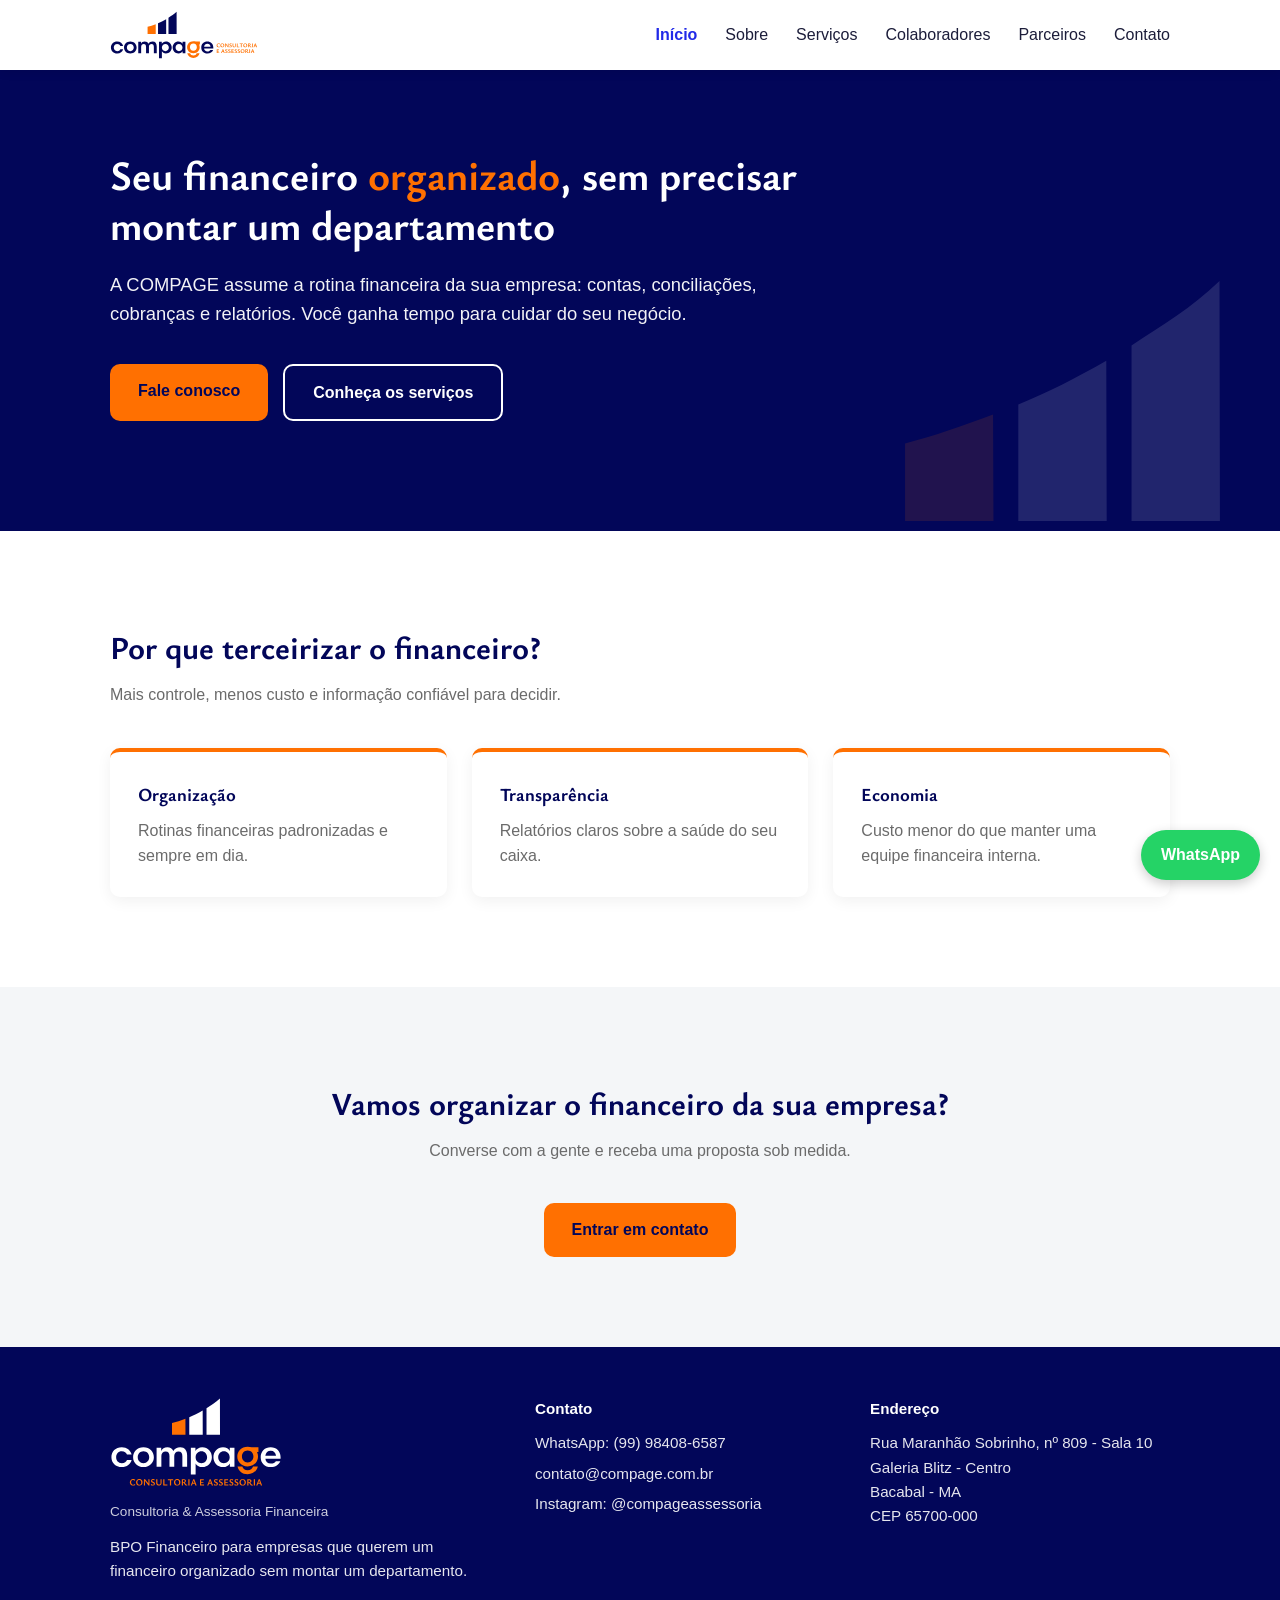
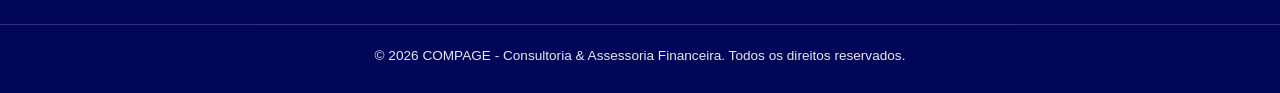
<file: index.html>
<!DOCTYPE html>
<html lang="pt-BR">
<head>
  <meta charset="UTF-8">
  <meta name="viewport" content="width=device-width, initial-scale=1.0">
  <title>COMPAGE - Consultoria &amp; Assessoria Financeira</title>
  <meta name="description" content="COMPAGE - Consultoria &amp; Assessoria Financeira. BPO Financeiro para empresas que não possuem um departamento financeiro estruturado. Bacabal - MA.">
  <link rel="icon" type="image/svg+xml" href="favicon.svg">
  <link rel="preconnect" href="https://fonts.googleapis.com">
  <link rel="preconnect" href="https://fonts.gstatic.com" crossorigin>
  <link rel="stylesheet" href="https://fonts.googleapis.com/css2?family=Ysabeau+Office:wght@400;600;700&display=swap">
  <link rel="stylesheet" href="css/style.css">
</head>
<body>
  <header class="topo" id="topo"></header>

  <main>
    <section class="hero">
      <div class="container">
        <h1>Seu financeiro <span>organizado</span>, sem precisar montar um departamento</h1>
        <p>A COMPAGE assume a rotina financeira da sua empresa: contas, conciliações, cobranças e relatórios. Você ganha tempo para cuidar do seu negócio.</p>
        <div class="hero-botoes">
          <a href="contato.html" class="botao botao-principal">Fale conosco</a>
          <a href="servicos.html" class="botao botao-secundario">Conheça os serviços</a>
        </div>
      </div>
    </section>

    <section class="secao">
      <div class="container">
        <h2>Por que terceirizar o financeiro?</h2>
        <p class="subtitulo">Mais controle, menos custo e informação confiável para decidir.</p>
        <div class="cards">
          <article class="card">
            <h3>Organização</h3>
            <p>Rotinas financeiras padronizadas e sempre em dia.</p>
          </article>
          <article class="card">
            <h3>Transparência</h3>
            <p>Relatórios claros sobre a saúde do seu caixa.</p>
          </article>
          <article class="card">
            <h3>Economia</h3>
            <p>Custo menor do que manter uma equipe financeira interna.</p>
          </article>
        </div>
      </div>
    </section>

    <section class="secao secao-alternada">
      <div class="container chamada">
        <h2>Vamos organizar o financeiro da sua empresa?</h2>
        <p class="subtitulo">Converse com a gente e receba uma proposta sob medida.</p>
        <a href="contato.html" class="botao botao-principal">Entrar em contato</a>
      </div>
    </section>
  </main>

  <footer class="rodape" id="rodape"></footer>
  <script src="js/script.js"></script>
</body>
</html>
</file>
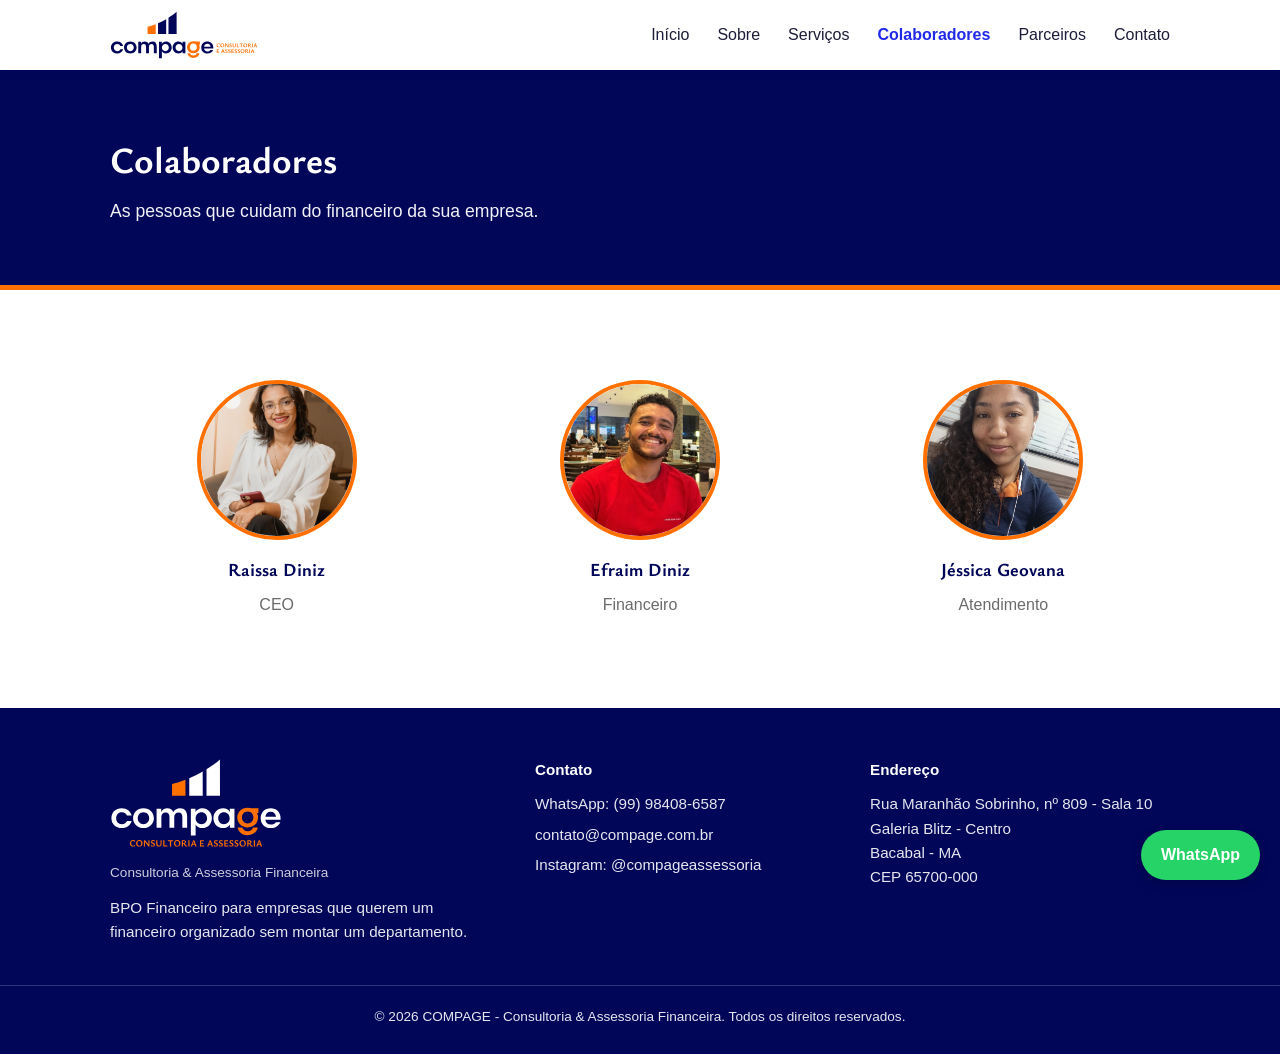
<file: colaboradores.html>
<!DOCTYPE html>
<html lang="pt-BR">
<head>
  <meta charset="UTF-8">
  <meta name="viewport" content="width=device-width, initial-scale=1.0">
  <title>Colaboradores | COMPAGE - Consultoria &amp; Assessoria Financeira</title>
  <meta name="description" content="Conheça a equipe da COMPAGE - Consultoria &amp; Assessoria Financeira: Raissa Diniz, Efraim Diniz e Jéssica Geovana.">
  <link rel="icon" type="image/svg+xml" href="favicon.svg">
  <link rel="preconnect" href="https://fonts.googleapis.com">
  <link rel="preconnect" href="https://fonts.gstatic.com" crossorigin>
  <link rel="stylesheet" href="https://fonts.googleapis.com/css2?family=Ysabeau+Office:wght@400;600;700&display=swap">
  <link rel="stylesheet" href="css/style.css">
</head>
<body>
  <header class="topo" id="topo"></header>

  <main>
    <section class="pagina-titulo">
      <div class="container">
        <h1>Colaboradores</h1>
        <p>As pessoas que cuidam do financeiro da sua empresa.</p>
      </div>
    </section>

    <section class="secao">
      <div class="container">
        <div class="equipe">
          <!-- Fotos em img/equipe/nome.jpeg -->
          <article class="pessoa">
            <img class="foto" src="img/equipe/raissa.jpeg" alt="Raissa Diniz">
            <h3>Raissa Diniz</h3>
            <p>CEO</p>
          </article>
          <article class="pessoa">
            <img class="foto" src="img/equipe/efraim.jpeg" alt="Efraim Diniz">
            <h3>Efraim Diniz</h3>
            <p>Financeiro</p>
          </article>
          <article class="pessoa">
            <img class="foto" src="img/equipe/jessica.jpeg" alt="Jéssica Geovana">
            <h3>Jéssica Geovana</h3>
            <p>Atendimento</p>
          </article>
        </div>
      </div>
    </section>
  </main>

  <footer class="rodape" id="rodape"></footer>
  <script src="js/script.js"></script>
</body>
</html>
</file>
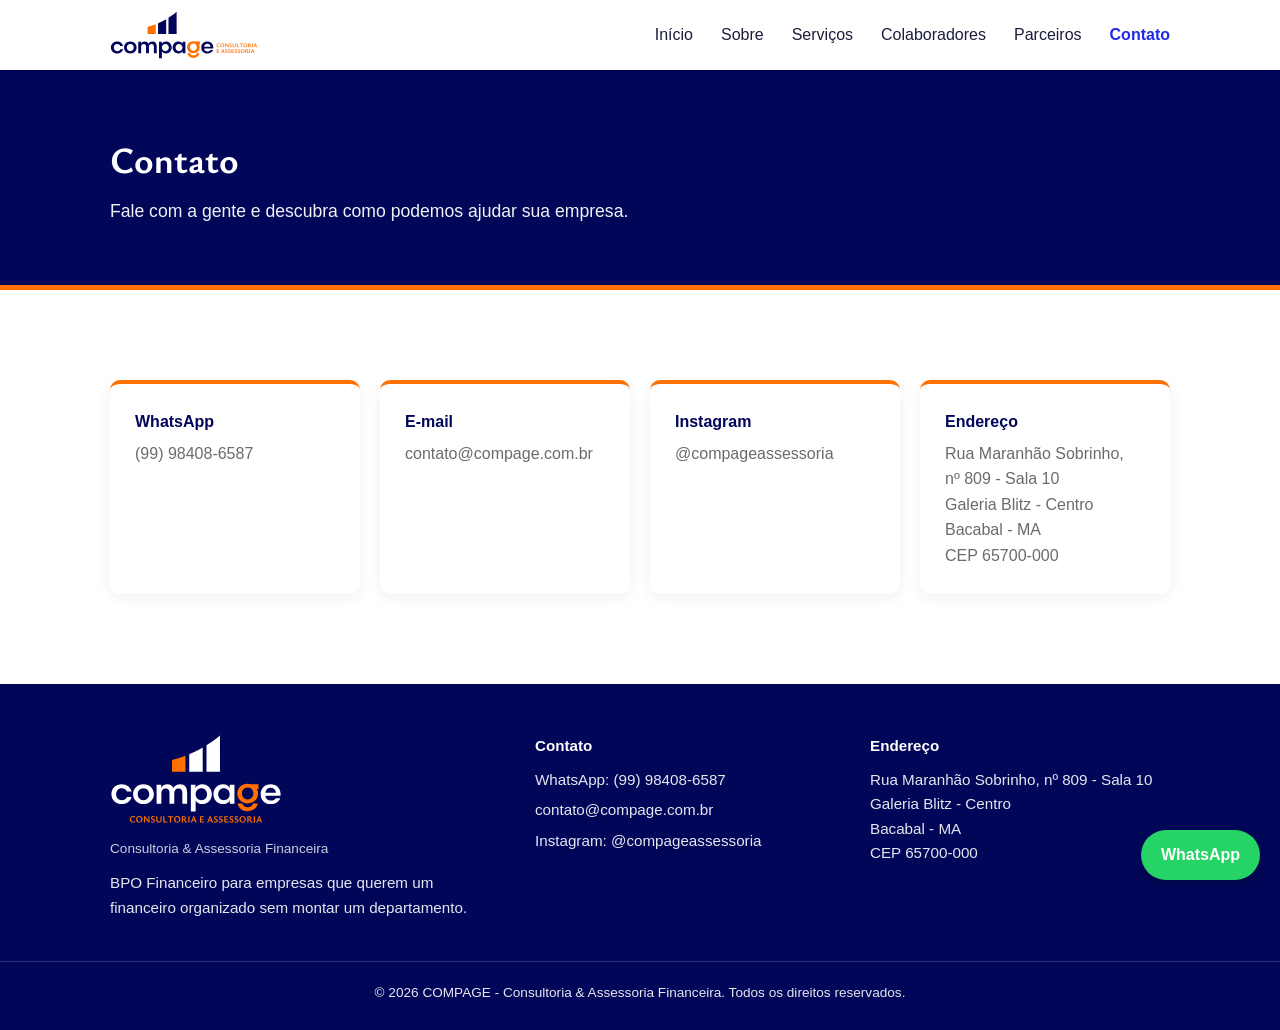
<file: contato.html>
<!DOCTYPE html>
<html lang="pt-BR">
<head>
  <meta charset="UTF-8">
  <meta name="viewport" content="width=device-width, initial-scale=1.0">
  <title>Contato | COMPAGE - Consultoria &amp; Assessoria Financeira</title>
  <meta name="description" content="Fale com a COMPAGE pelo WhatsApp, e-mail ou Instagram. Bacabal - MA.">
  <link rel="icon" type="image/svg+xml" href="favicon.svg">
  <link rel="preconnect" href="https://fonts.googleapis.com">
  <link rel="preconnect" href="https://fonts.gstatic.com" crossorigin>
  <link rel="stylesheet" href="https://fonts.googleapis.com/css2?family=Ysabeau+Office:wght@400;600;700&display=swap">
  <link rel="stylesheet" href="css/style.css">
</head>
<body>
  <header class="topo" id="topo"></header>

  <main>
    <section class="pagina-titulo">
      <div class="container">
        <h1>Contato</h1>
        <p>Fale com a gente e descubra como podemos ajudar sua empresa.</p>
      </div>
    </section>

    <section class="secao">
      <div class="container">
        <div class="contatos">
          <a class="contato-item" href="https://wa.me/5599984086587" target="_blank" rel="noopener">
            <strong>WhatsApp</strong>
            <span>(99) 98408-6587</span>
          </a>
          <a class="contato-item" href="mailto:contato@compage.com.br">
            <strong>E-mail</strong>
            <span>contato@compage.com.br</span>
          </a>
          <a class="contato-item" href="https://www.instagram.com/compageassessoria/" target="_blank" rel="noopener">
            <strong>Instagram</strong>
            <span>@compageassessoria</span>
          </a>
          <div class="contato-item">
            <strong>Endereço</strong>
            <span>Rua Maranhão Sobrinho, <span class="sem-quebra">nº 809</span> - Sala 10<br>Galeria Blitz - Centro<br>Bacabal - MA<br><span class="sem-quebra">CEP 65700-000</span></span>
          </div>
        </div>
      </div>
    </section>
  </main>

  <footer class="rodape" id="rodape"></footer>
  <script src="js/script.js"></script>
</body>
</html>
</file>
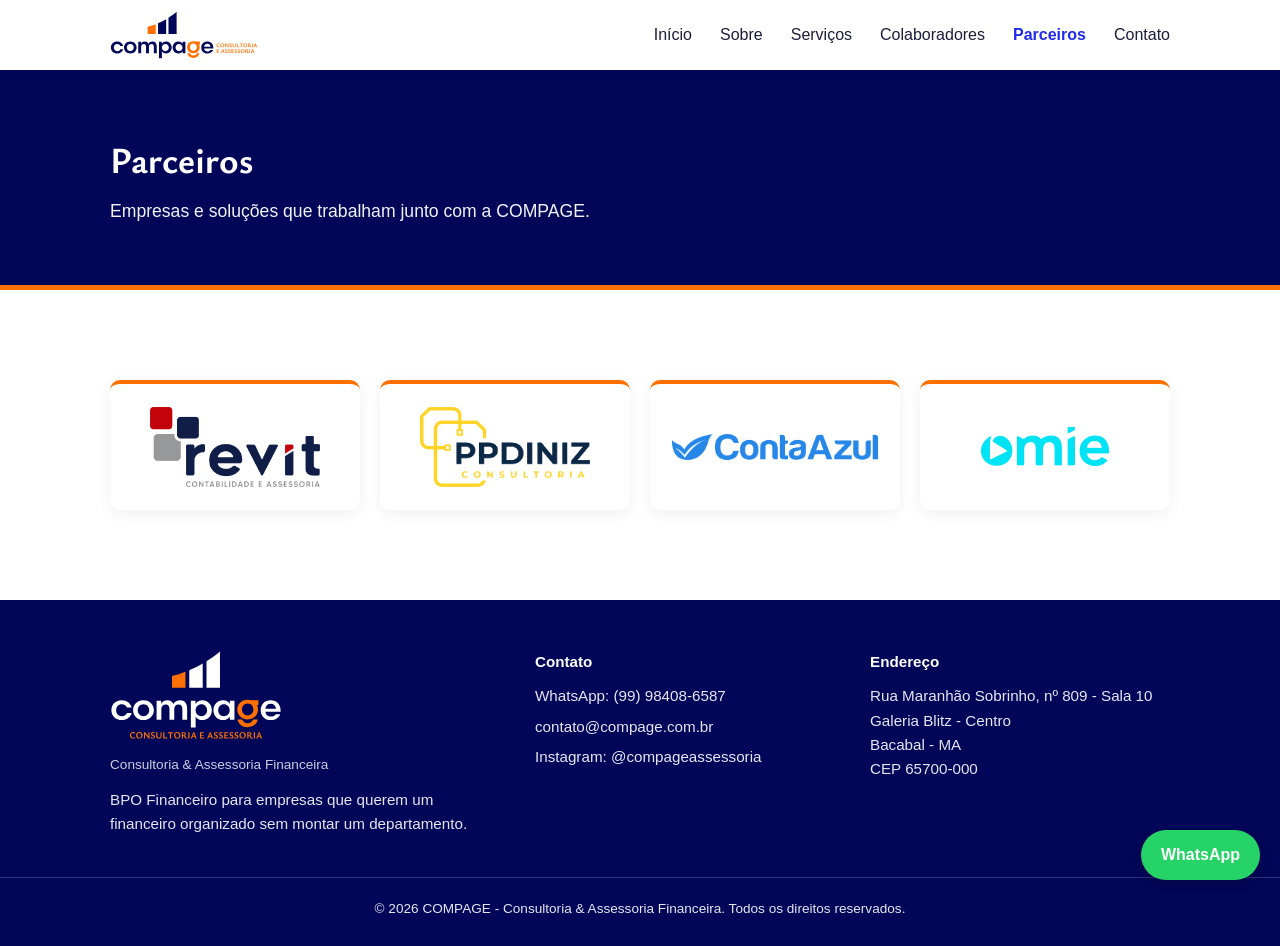
<file: parceiros.html>
<!DOCTYPE html>
<html lang="pt-BR">
<head>
  <meta charset="UTF-8">
  <meta name="viewport" content="width=device-width, initial-scale=1.0">
  <title>Parceiros | COMPAGE - Consultoria &amp; Assessoria Financeira</title>
  <meta name="description" content="Parceiros da COMPAGE: REVIT Contabilidade, Pedro Paulo Diniz Consultoria, Conta Azul e Omie.">
  <link rel="icon" type="image/svg+xml" href="favicon.svg">
  <link rel="preconnect" href="https://fonts.googleapis.com">
  <link rel="preconnect" href="https://fonts.gstatic.com" crossorigin>
  <link rel="stylesheet" href="https://fonts.googleapis.com/css2?family=Ysabeau+Office:wght@400;600;700&display=swap">
  <link rel="stylesheet" href="css/style.css">
</head>
<body>
  <header class="topo" id="topo"></header>

  <main>
    <section class="pagina-titulo">
      <div class="container">
        <h1>Parceiros</h1>
        <p>Empresas e soluções que trabalham junto com a COMPAGE.</p>
      </div>
    </section>

    <section class="secao">
      <div class="container">
        <div class="parceiros">
          <!-- Logos em img/parceiros/ -->
          <a class="parceiro" href="https://revitcontabil.com.br/" target="_blank" rel="noopener">
            <img src="img/parceiros/revit.png" alt="REVIT Contabilidade">
          </a>
          <a class="parceiro" href="https://ppadinizconsultoria.com.br/" target="_blank" rel="noopener">
            <img src="img/parceiros/ppdiniz.png" alt="Pedro Paulo Diniz Consultoria">
          </a>
          <a class="parceiro" href="https://contaazul.com/" target="_blank" rel="noopener">
            <img src="img/parceiros/contaazul.png" alt="Conta Azul">
          </a>
          <a class="parceiro" href="https://www.omie.com.br/" target="_blank" rel="noopener">
            <img src="img/parceiros/omie.png" alt="Omie">
          </a>
        </div>
      </div>
    </section>
  </main>

  <footer class="rodape" id="rodape"></footer>
  <script src="js/script.js"></script>
</body>
</html>
</file>
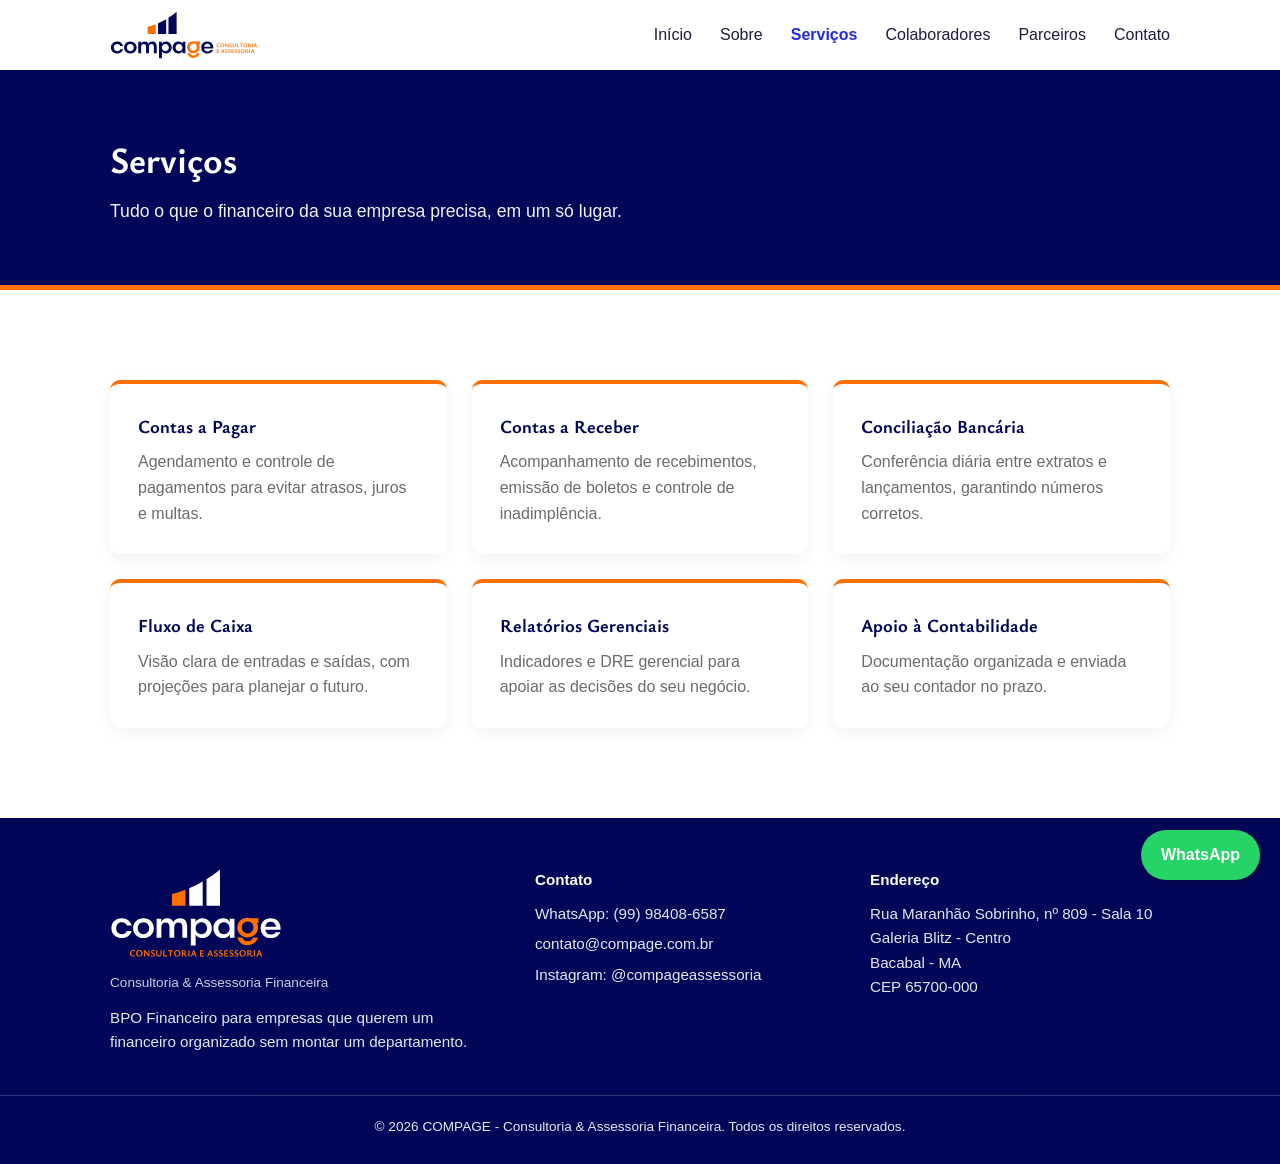
<file: servicos.html>
<!DOCTYPE html>
<html lang="pt-BR">
<head>
  <meta charset="UTF-8">
  <meta name="viewport" content="width=device-width, initial-scale=1.0">
  <title>Serviços | COMPAGE - Consultoria &amp; Assessoria Financeira</title>
  <meta name="description" content="Serviços de BPO Financeiro da COMPAGE: contas a pagar e receber, conciliação, fluxo de caixa e relatórios.">
  <link rel="icon" type="image/svg+xml" href="favicon.svg">
  <link rel="preconnect" href="https://fonts.googleapis.com">
  <link rel="preconnect" href="https://fonts.gstatic.com" crossorigin>
  <link rel="stylesheet" href="https://fonts.googleapis.com/css2?family=Ysabeau+Office:wght@400;600;700&display=swap">
  <link rel="stylesheet" href="css/style.css">
</head>
<body>
  <header class="topo" id="topo"></header>

  <main>
    <section class="pagina-titulo">
      <div class="container">
        <h1>Serviços</h1>
        <p>Tudo o que o financeiro da sua empresa precisa, em um só lugar.</p>
      </div>
    </section>

    <section class="secao">
      <div class="container">
        <div class="cards">
          <article class="card">
            <h3>Contas a Pagar</h3>
            <p>Agendamento e controle de pagamentos para evitar atrasos, juros e multas.</p>
          </article>
          <article class="card">
            <h3>Contas a Receber</h3>
            <p>Acompanhamento de recebimentos, emissão de boletos e controle de inadimplência.</p>
          </article>
          <article class="card">
            <h3>Conciliação Bancária</h3>
            <p>Conferência diária entre extratos e lançamentos, garantindo números corretos.</p>
          </article>
          <article class="card">
            <h3>Fluxo de Caixa</h3>
            <p>Visão clara de entradas e saídas, com projeções para planejar o futuro.</p>
          </article>
          <article class="card">
            <h3>Relatórios Gerenciais</h3>
            <p>Indicadores e DRE gerencial para apoiar as decisões do seu negócio.</p>
          </article>
          <article class="card">
            <h3>Apoio à Contabilidade</h3>
            <p>Documentação organizada e enviada ao seu contador no prazo.</p>
          </article>
        </div>
      </div>
    </section>
  </main>

  <footer class="rodape" id="rodape"></footer>
  <script src="js/script.js"></script>
</body>
</html>
</file>
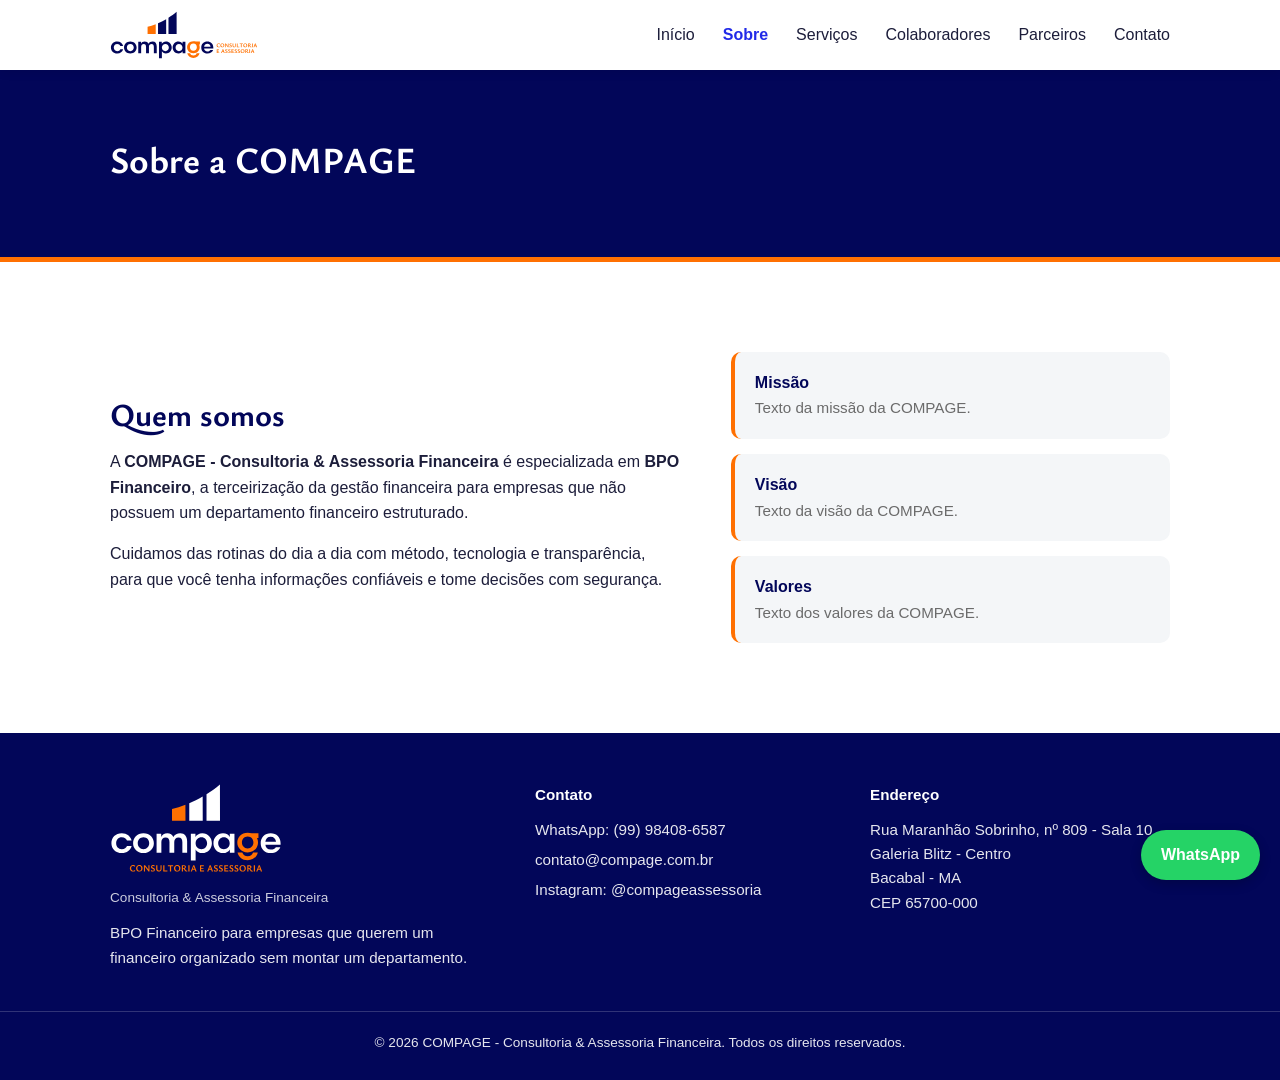
<file: sobre.html>
<!DOCTYPE html>
<html lang="pt-BR">
<head>
  <meta charset="UTF-8">
  <meta name="viewport" content="width=device-width, initial-scale=1.0">
  <title>Sobre | COMPAGE - Consultoria &amp; Assessoria Financeira</title>
  <meta name="description" content="Conheça a COMPAGE, empresa de BPO Financeiro em Bacabal - MA.">
  <link rel="icon" type="image/svg+xml" href="favicon.svg">
  <link rel="preconnect" href="https://fonts.googleapis.com">
  <link rel="preconnect" href="https://fonts.gstatic.com" crossorigin>
  <link rel="stylesheet" href="https://fonts.googleapis.com/css2?family=Ysabeau+Office:wght@400;600;700&display=swap">
  <link rel="stylesheet" href="css/style.css">
</head>
<body>
  <header class="topo" id="topo"></header>

  <main>
    <section class="pagina-titulo">
      <div class="container">
        <h1>Sobre a COMPAGE</h1>
      </div>
    </section>

    <section class="secao">
      <div class="container sobre-grid">
        <div>
          <h2>Quem somos</h2>
          <p>A <strong>COMPAGE - Consultoria &amp; Assessoria Financeira</strong> é especializada em <strong>BPO Financeiro</strong>, a terceirização da gestão financeira para empresas que não possuem um departamento financeiro estruturado.</p>
          <p>Cuidamos das rotinas do dia a dia com método, tecnologia e transparência, para que você tenha informações confiáveis e tome decisões com segurança.</p>
        </div>
        <ul class="destaques">
          <li><strong>Missão</strong><span>Texto da missão da COMPAGE.</span></li>
          <li><strong>Visão</strong><span>Texto da visão da COMPAGE.</span></li>
          <li><strong>Valores</strong><span>Texto dos valores da COMPAGE.</span></li>
        </ul>
      </div>
    </section>
  </main>

  <footer class="rodape" id="rodape"></footer>
  <script src="js/script.js"></script>
</body>
</html>
</file>
<file: css/style.css>
/* =========================================================
   COMPAGE - Estilos do site
   Paleta e tipografia conforme o Manual de Identidade Visual.
   Para ajustar cores, mexa só nas variáveis abaixo.
   ========================================================= */
:root {
  --cor-primaria: #020659;      /* azul escuro institucional */
  --cor-secundaria: #212AE8;    /* azul institucional */
  --cor-destaque: #FF7001;      /* laranja institucional */
  --cor-texto: #1c1d3a;
  --cor-texto-claro: #6b6b6b;
  --cor-fundo: #ffffff;
  --cor-fundo-alt: #f4f6f8;
  --cor-branco: #ffffff;

  --fonte: Verdana, Geneva, Tahoma, sans-serif;            /* fonte de apoio da marca */
  --fonte-titulo: "Ysabeau Office", Verdana, sans-serif;    /* fonte principal da marca */
  --raio: 10px;
  --largura-max: 1100px;
}

/* ---------- Base ---------- */
* { margin: 0; padding: 0; box-sizing: border-box; }
html { scroll-behavior: smooth; }
body {
  font-family: var(--fonte);
  color: var(--cor-texto);
  background: var(--cor-fundo);
  line-height: 1.6;
}
a { color: inherit; text-decoration: none; }
img { max-width: 100%; display: block; }

.container {
  width: 100%;
  max-width: var(--largura-max);
  margin: 0 auto;
  padding: 0 20px;
}

h1, h2, h3 { font-family: var(--fonte-titulo); font-weight: 700; }
h2 { font-size: 2rem; color: var(--cor-primaria); margin-bottom: 10px; }
h3 { font-size: 1.15rem; color: var(--cor-primaria); margin-bottom: 8px; }
.subtitulo { color: var(--cor-texto-claro); margin-bottom: 40px; }

/* ---------- Cabeçalho ---------- */
.topo {
  position: fixed; top: 0; left: 0; right: 0;
  background: var(--cor-branco);
  box-shadow: 0 2px 10px rgba(0,0,0,.08);
  z-index: 100;
}
.topo-conteudo {
  display: flex; align-items: center; justify-content: space-between;
  height: 70px;
}
.logo { display: flex; align-items: center; }
.logo img { height: 48px; width: auto; }
.logo small {
  display: block; font-size: .7rem; font-weight: 500; letter-spacing: .3px;
  color: var(--cor-texto-claro); line-height: 1.1;
}
.sem-quebra { white-space: nowrap; }

.menu { display: flex; gap: 28px; }
.menu a { font-weight: 500; transition: color .2s; }
.menu a:hover { color: var(--cor-secundaria); }
.menu a.ativo { color: var(--cor-secundaria); font-weight: 700; }

.menu-botao {
  display: none; background: none; border: none; cursor: pointer;
  flex-direction: column; gap: 5px;
}
.menu-botao span { width: 26px; height: 3px; background: var(--cor-primaria); border-radius: 2px; }

/* ---------- Início (hero) ---------- */
.hero {
  position: relative; overflow: hidden;
  padding: 150px 0 110px;
  background: var(--cor-primaria);
  color: var(--cor-branco);
}
.hero .container { position: relative; z-index: 1; }
/* símbolo da marca como elemento decorativo */
.hero::after {
  content: ""; position: absolute; right: 4%; bottom: 0;
  width: 340px; height: 260px;
  background: url("../img/logo/simbolo-negativo.svg") no-repeat right bottom / contain;
  opacity: .12;
}
.hero h1 span { color: var(--cor-destaque); }
.hero h1 { font-size: 2.6rem; line-height: 1.2; max-width: 750px; margin-bottom: 20px; }
.hero p { font-size: 1.15rem; max-width: 650px; opacity: .95; margin-bottom: 35px; }
.hero-botoes { display: flex; gap: 15px; flex-wrap: wrap; }

.botao {
  display: inline-block; padding: 14px 28px; border-radius: var(--raio);
  font-weight: 600; transition: transform .2s, opacity .2s;
}
.botao:hover { transform: translateY(-2px); opacity: .92; }
.botao-principal { background: var(--cor-destaque); color: var(--cor-primaria); }
.botao-secundario { border: 2px solid var(--cor-branco); color: var(--cor-branco); }

/* ---------- Título das páginas internas ---------- */
.pagina-titulo {
  padding: 130px 0 60px;
  background: var(--cor-primaria);
  border-bottom: 5px solid var(--cor-destaque);
  color: var(--cor-branco);
}
.pagina-titulo h1 { font-size: 2.3rem; margin-bottom: 8px; }
.pagina-titulo p { opacity: .95; font-size: 1.1rem; }

/* ---------- Seções ---------- */
.secao { padding: 90px 0; }
.secao-alternada { background: var(--cor-fundo-alt); }

/* Sobre */
.sobre-grid { display: grid; grid-template-columns: 1.3fr 1fr; gap: 50px; align-items: center; }
.sobre-grid p { margin-bottom: 15px; }
.destaques { list-style: none; display: grid; gap: 15px; }
.destaques li {
  background: var(--cor-fundo-alt); padding: 18px 20px; border-radius: var(--raio);
  border-left: 4px solid var(--cor-destaque);
}
.destaques strong { display: block; color: var(--cor-primaria); }
.destaques span { color: var(--cor-texto-claro); font-size: .95rem; }

/* Serviços */
.cards { display: grid; grid-template-columns: repeat(auto-fit, minmax(280px, 1fr)); gap: 25px; }
.card {
  background: var(--cor-branco); padding: 28px; border-radius: var(--raio);
  box-shadow: 0 4px 15px rgba(0,0,0,.06);
  border-top: 4px solid var(--cor-destaque);
  transition: transform .2s;
}
.card:hover { transform: translateY(-4px); }
.card p { color: var(--cor-texto-claro); }

/* Parceiros */
.parceiros { display: grid; grid-template-columns: repeat(auto-fit, minmax(180px, 1fr)); gap: 20px; }
.parceiro {
  height: 130px; display: flex; align-items: center; justify-content: center;
  text-align: center; padding: 20px; font-weight: 600;
  background: var(--cor-branco); border-radius: var(--raio);
  border-top: 4px solid var(--cor-destaque);
  color: var(--cor-primaria);
  box-shadow: 0 4px 15px rgba(0,0,0,.06);
  transition: transform .2s, border-color .2s, box-shadow .2s;
}
a.parceiro:hover { transform: translateY(-4px); border-top-color: var(--cor-secundaria); box-shadow: 0 8px 20px rgba(0,0,0,.1); }

/* Chamada final (página inicial) */
.chamada { text-align: center; }

/* Colaboradores */
.equipe { display: grid; grid-template-columns: repeat(auto-fit, minmax(220px, 1fr)); gap: 30px; }
.pessoa { text-align: center; }
.pessoa .foto {
  width: 160px; height: 160px; margin: 0 auto 15px; border-radius: 50%;
  object-fit: cover; background: var(--cor-fundo-alt);
  display: flex; align-items: center; justify-content: center; color: var(--cor-texto-claro);
}
.pessoa img.foto { display: block; border: 4px solid var(--cor-destaque); }
.pessoa div.foto { font-family: var(--fonte-titulo); font-size: 3rem; font-weight: 700; color: var(--cor-primaria); }
.pessoa p { color: var(--cor-texto-claro); }
.parceiro img { max-height: 80px; max-width: 100%; width: auto; object-fit: contain; }

/* Contato */
.contatos { display: grid; grid-template-columns: repeat(auto-fit, minmax(230px, 1fr)); gap: 20px; }
.contato-item {
  background: var(--cor-branco); padding: 25px; border-radius: var(--raio);
  border-top: 4px solid var(--cor-destaque);
  box-shadow: 0 4px 15px rgba(0,0,0,.06);
  transition: transform .2s, border-color .2s, box-shadow .2s;
}
.contato-item strong { display: block; color: var(--cor-primaria); margin-bottom: 6px; }
.contato-item span { color: var(--cor-texto-claro); }
a.contato-item:hover { transform: translateY(-4px); border-top-color: var(--cor-secundaria); box-shadow: 0 8px 20px rgba(0,0,0,.1); }

/* ---------- Rodapé ---------- */
.rodape {
  background: var(--cor-primaria); color: var(--cor-branco);
  padding: 50px 0 20px; font-size: .95rem;
}
.rodape-grid { display: grid; grid-template-columns: 1.3fr 1fr 1fr; gap: 35px; }
.rodape strong { display: block; margin-bottom: 10px; }
.rodape-logo { height: 90px; width: auto; margin-bottom: 14px; }
.rodape .rodape-slogan { font-size: .85rem; opacity: .8; margin-bottom: 12px; }
.rodape p { opacity: .9; margin-bottom: 6px; }
.rodape a:hover { text-decoration: underline; }
.rodape-copy {
  text-align: center; font-size: .85rem; margin-top: 35px; padding-top: 20px;
  border-top: 1px solid rgba(255,255,255,.2);
}

/* ---------- WhatsApp flutuante ---------- */
.whatsapp-flutuante {
  position: fixed; right: 20px; bottom: 20px;
  background: #25d366; color: #fff; font-weight: 600;
  padding: 12px 20px; border-radius: 30px;
  box-shadow: 0 4px 12px rgba(0,0,0,.2); z-index: 90;
}

/* ---------- Celular / tablet ---------- */
@media (max-width: 800px) {
  .menu-botao { display: flex; }
  .menu {
    position: absolute; top: 70px; left: 0; right: 0;
    flex-direction: column; gap: 0; background: var(--cor-branco);
    box-shadow: 0 6px 10px rgba(0,0,0,.08);
    display: none;
  }
  .menu.aberto { display: flex; }
  .menu a { padding: 15px 20px; border-top: 1px solid #eee; }

  .hero { padding: 120px 0 70px; }
  .hero h1 { font-size: 1.9rem; }
  .hero::after { width: 180px; height: 140px; opacity: .1; }
  .logo img { height: 40px; }
  .sobre-grid { grid-template-columns: 1fr; }
  .rodape-grid { grid-template-columns: 1fr; gap: 25px; }
  .pagina-titulo { padding: 110px 0 45px; }
  .pagina-titulo h1 { font-size: 1.8rem; }
  .secao { padding: 65px 0; }
  h2 { font-size: 1.6rem; }
}
</file>
